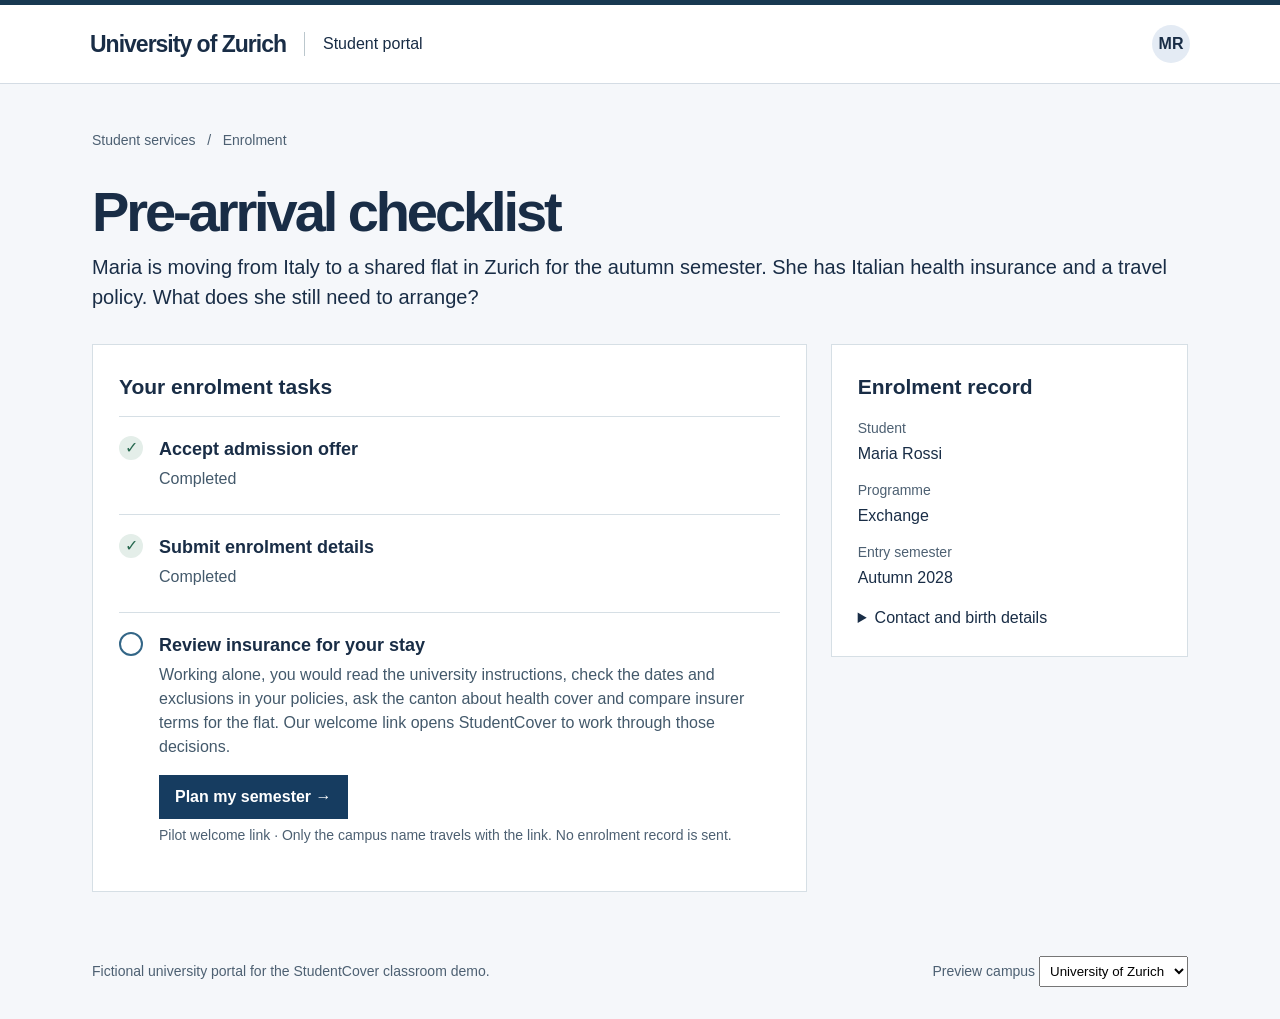
<file: index.html>
<!doctype html>
<html lang="en"><head><meta charset="utf-8"><meta name="viewport" content="width=device-width, initial-scale=1"><title>Pre-arrival checklist · University portal demo</title><link rel="stylesheet" href="portal.css"><script defer src="portal.js"></script></head>
<body>
<header><div><img id="eth-logo" src="eth-logo.png" alt="ETH Zürich"><strong id="institution" hidden>ETH Zurich</strong><span>Student portal</span></div><span class="avatar" aria-label="Maria Rossi">MR</span></header>
<main><p class="crumb">Student services &nbsp; / &nbsp; Enrolment</p>
<h1>Pre-arrival checklist</h1><p class="intro">Maria is moving from Italy to a shared flat in Zurich for the autumn semester. She has Italian health insurance and a travel policy. What does she still need to arrange?</p>
<div class="layout"><section class="tasks"><h2>Your enrolment tasks</h2>
<div class="row"><span class="check" aria-hidden="true">✓</span><div><h3>Accept admission offer</h3><p>Completed</p></div></div>
<div class="row"><span class="check" aria-hidden="true">✓</span><div><h3>Submit enrolment details</h3><p>Completed</p></div></div>
<div class="row active"><span class="circle" aria-hidden="true"></span><div><h3>Review insurance for your stay</h3><p>Working alone, you would read the university instructions, check the dates and exclusions in your policies, ask the canton about health cover and compare insurer terms for the flat. Our welcome link opens StudentCover to work through those decisions.</p><a id="launch" href="studentcover.html?from=eth" rel="noopener">Plan my semester →</a><small>Pilot welcome link · Only the campus name travels with the link. No enrolment record is sent.</small></div></div>
</section>
<aside><h2>Enrolment record</h2><dl><dt>Student</dt><dd>Maria Rossi</dd><dt>Programme</dt><dd id="programme">Master</dd><dt>Entry semester</dt><dd>Autumn 2028</dd></dl><details><summary>Contact and birth details</summary><p>maria.rossi@example.org<br>16 May 2004</p></details></aside></div>
</main><footer>Fictional university portal for the StudentCover classroom demo. <label>Preview campus <select id="campus"><option value="eth">ETH Zurich</option><option value="uzh">University of Zurich</option></select></label></footer>
</body></html>
</file>
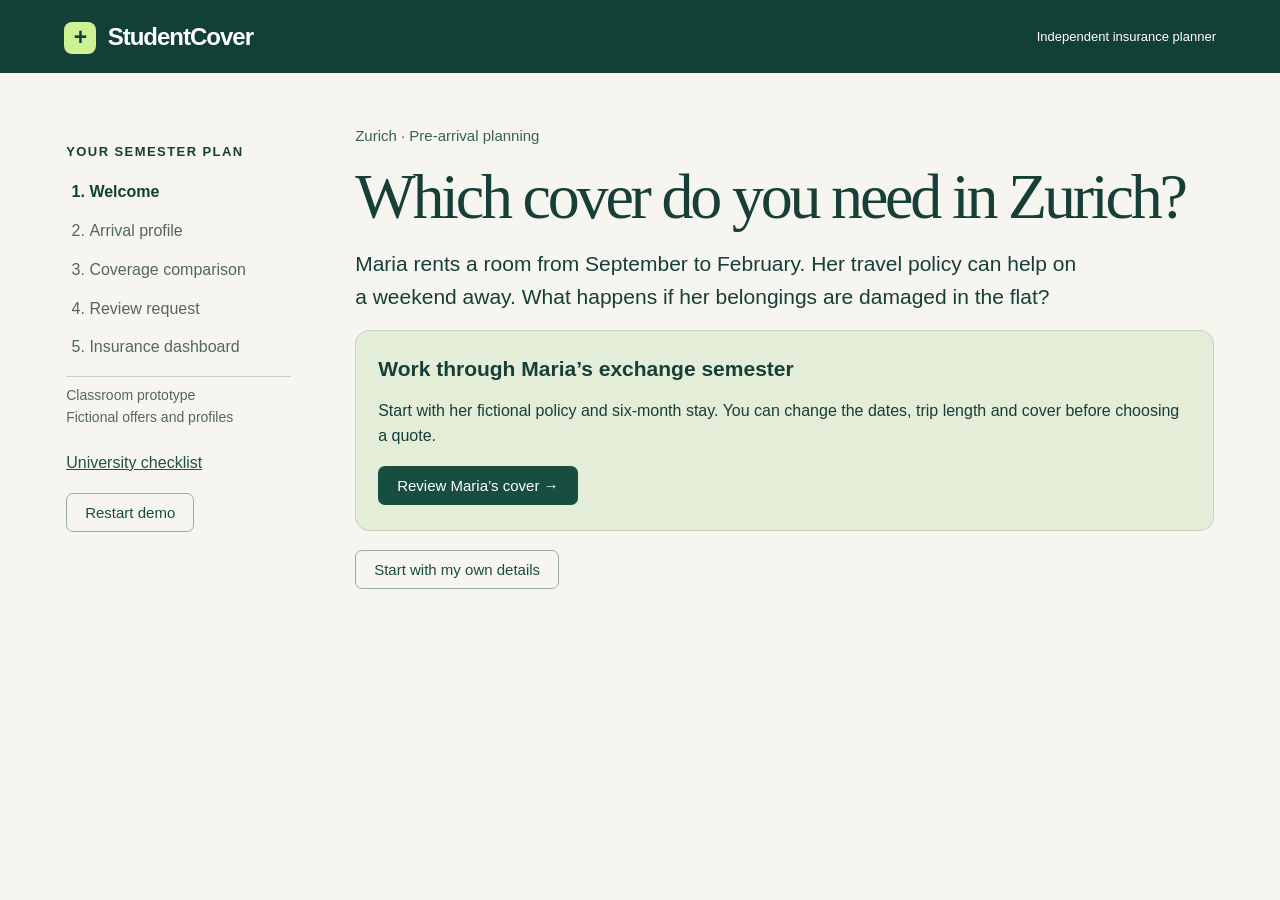
<file: studentcover.html>
<!doctype html>
<html lang="en">
  <head>
    <meta charset="utf-8" />
    <meta name="viewport" content="width=device-width,initial-scale=1" />
    <title>StudentCover · Arrival planner</title>
    <link rel="stylesheet" href="style.css" />
    <script defer src="app.js"></script>
  </head>
  <body>
    <header>
      <b><i aria-hidden="true">+</i> StudentCover</b
      ><span>Independent insurance planner</span>
    </header>
    <div class="layout">
      <aside>
        <small>YOUR SEMESTER PLAN</small>
        <ol id="steps"></ol>
        <hr />
        <p>Classroom prototype<br />Fictional offers and profiles</p>
        <a id="campus-return" rel="noopener" href="index.html">University checklist</a><br>
        <button id="reset" class="line">Restart demo</button>
      </aside>
      <main id="app"></main>
    </div>
  </body>
</html>
</file>
<file: portal.css>
*{box-sizing:border-box}body{margin:0;color:#192d46;background:#f5f7fa;font:16px/1.5 Arial,sans-serif}header{border-top:5px solid #183951;border-bottom:1px solid #d4dce4;background:white;padding:20px max(5vw,calc((100vw - 1100px)/2));display:flex;align-items:center;justify-content:space-between}header div{display:flex;align-items:center;gap:18px}header strong{font-size:23px;letter-spacing:-1px}header div span{border-left:1px solid #bbc7cd;padding-left:18px}.avatar,.check,.circle{display:inline-grid;place-items:center;border-radius:50%;flex:none}.avatar{width:38px;height:38px;background:#e4ebf4;font-weight:bold}main,footer{max-width:1160px;margin:auto;padding:32px}.crumb,small,dt,footer{font-size:14px;color:#4d6072}h1{letter-spacing:-.055em;font-size:clamp(36px,5vw,56px);line-height:1.05;margin:32px 0 10px}.intro{font-size:20px;margin:0 0 32px}.layout{display:grid;grid-template-columns:2fr 1fr;gap:24px}.tasks,aside{background:white;border:1px solid #d6dfe5;padding:26px}aside{align-self:start}h2{font-size:21px;margin:0 0 14px}h3{font-size:18px;margin:0}.row{display:flex;gap:16px;padding:19px 0;border-top:1px solid #d6dfe5}.row p{margin:4px 0;color:#43596b}.check,.circle{width:24px;height:24px;background:#e4eee9;color:#26684f}.circle{border:2px solid #336687;background:white}.active a{display:inline-block;background:#163c60;color:white;text-decoration:none;padding:10px 16px;margin:12px 0 6px;font-weight:bold}.active small{display:block}dd{margin:3px 0 14px}footer{display:flex;gap:12px;align-items:center;justify-content:space-between;flex-wrap:wrap}select{padding:6px}summary{cursor:pointer}@media(max-width:700px){main,footer{padding:20px}.layout{grid-template-columns:1fr}header div{gap:8px}header div span{padding-left:8px}.tasks,aside{padding:18px}}

#eth-logo{width:clamp(90px,16vw,155px);height:auto;flex:none}
</file>
<file: style.css>
* {
  box-sizing: border-box;
}
body {
  margin: 0;
  background: #f6f5ef;
  color: #173e37;
  font:
    16px/1.55 "DM Sans",
    Arial,
    sans-serif;
}
header {
  background: #123f36;
  color: white;
  display: flex;
  align-items: center;
  justify-content: space-between;
  padding: 18px 5vw;
}
header b {
  font-size: 24px;
  letter-spacing: -1px;
}
header i {
  font: bold 23px Arial;
  background: #cdf293;
  color: #143e36;
  display: inline-grid;
  place-items: center;
  border-radius: 8px;
  width: 32px;
  height: 32px;
  margin-right: 6px;
}
header span,
small {
  font-size: 13px;
}
.layout {
  max-width: 1250px;
  margin: auto;
  display: grid;
  grid-template-columns: 225px 1fr;
  gap: 5vw;
  padding: 5vw 4vw;
}
aside {
  padding-top: 15px;
}
small {
  letter-spacing: 0.11em;
  font-weight: 700;
}
ol {
  padding-left: 1.45em;
}
li {
  margin: 14px 0;
  color: #536760;
}
li[aria-current] {
  color: #123f36;
  font-weight: 750;
}
hr {
  border: 0;
  border-top: 1px solid #c6cdc2;
}
aside p,
.muted {
  font-size: 14px;
  color: #536760;
}
h1,
h2,
h3,
p {
  margin: 0 0 14px;
}
h1 {
  font:
    normal clamp(36px, 5vw, 64px)/1.06 Georgia,
    serif;
  letter-spacing: -0.05em;
  margin: 8px 0 18px;
}
h2 {
  font-size: 21px;
}
main {
  min-width: 0;
}
.card,
fieldset {
  background: #fff;
  border: 1px solid #c8d1c4;
  border-radius: 14px;
  padding: 22px;
  margin: 16px 0;
}
.note {
  background: #e3edd8;
}
.grid {
  display: grid;
  grid-template-columns: repeat(auto-fit, minmax(min(235px, 100%), 1fr));
  gap: 16px;
}
.grid .card {
  margin: 8px 0;
}
label {
  display: block;
  margin-bottom: 10px;
  font-weight: 600;
}
select,
input[type="date"] {
  width: 100%;
  padding: 10px;
  border-radius: 6px;
  border: 1px solid #a7b5ac;
  background: white;
  font: inherit;
  color: inherit;
}
input[type="checkbox"] {
  width: 18px;
  height: 18px;
  vertical-align: middle;
  accent-color: #195843;
}
.checks {
  display: flex;
  gap: 8px 18px;
  flex-wrap: wrap;
}
button {
  background: #174e40;
  color: white;
  border: 1px solid transparent;
  border-radius: 7px;
  padding: 10px 18px;
  font: 600 15px/1.4 inherit;
  font-family: inherit;
  font-size: 15px;
  cursor: pointer;
  margin: 3px 6px 3px 0;
}
button:hover {
  filter: brightness(0.91);
}
button:disabled {
  opacity: 0.45;
  cursor: default;
}
.line {
  background: transparent;
  color: #174e40;
  border-color: #9baea3;
}
a {
  color: #20543b;
}
dt {
  font-weight: bold;
}
dd {
  margin: 0 0 10px;
}
.amount {
  font:
    36px Georgia,
    serif;
}
details {
  margin-bottom: 14px;
}
summary {
  cursor: pointer;
}
button:focus-visible,
a:focus-visible,
input:focus-visible,
select:focus-visible,
summary:focus-visible {
  outline: 3px solid #bd7520;
  outline-offset: 2px;
}
@media (max-width: 720px) {
  header span {
    display: none;
  }
  .layout {
    display: block;
    padding: 18px;
  }
  aside {
    padding: 0 0 12px;
  }
  aside small,
  aside hr {
    display: none;
  }
  aside ol {
    padding: 0;
    display: flex;
    flex-wrap: wrap;
    gap: 8px;
    margin: 0;
    list-style: none;
  }
  aside li {
    font-size: 13px;
    margin: 0;
  }
  aside p {
    display: inline-block;
    margin: 8px 15px 0 0;
  }
  h1 {
    margin-top: 15px;
  }
}

.photo-picker input { display:block; padding:8px 0; max-width:100%; }
.policy-photo { display:block; width:100%; height:auto; max-height:650px; object-fit:contain; background:#f4f3ec; }
.policy-sheet { padding:20px; border:1px solid #c6cdc2; border-top:4px solid #174e40; background:#faf9f4; }
.policy-sheet h3 { font:28px Georgia,serif; margin:12px 0; }
#photo-message:empty { margin:0; }

.portal-row { display:flex; justify-content:space-between; gap:12px; border-bottom:1px solid #c8d1c4; padding:12px 0; }

.record{display:grid;grid-template-columns:repeat(auto-fit,minmax(175px,1fr));gap:8px 18px}.record dt{font-size:13px;color:#536760}.record dd{overflow-wrap:anywhere}
input[type=text],input[type=email]{font:inherit;color:inherit;padding:10px;width:100%;border:1px solid #a7b5ac;border-radius:6px}
.compare-scroll{max-width:100%;overflow-x:auto;border-radius:12px;border:1px solid #c6cdc2;background:white}
.matrix{border-collapse:collapse;width:100%;min-width:600px;text-align:left}.matrix caption{text-align:left;padding:12px 16px;font-size:14px}.matrix th,.matrix td{padding:11px 12px;vertical-align:top;border-top:1px solid #d8dfd4}.matrix thead{background:#174e40;color:white}.matrix tbody th{font-size:14px;background:#ecf0e6}.matrix .amount{font-size:24px;white-space:nowrap}
.context{font-size:15px;color:#38654b;margin:0 0 15px}.lead{font-size:21px;max-width:62ch}.layout aside a{display:inline-block;margin:8px 0 15px}
input[type="number"]{font:inherit;color:inherit;width:100%;padding:10px;background:white;border:1px solid #a7b5ac;border-radius:6px}
.stay-dates{display:flex;justify-content:space-between;position:relative;gap:16px;padding-bottom:12px;border-bottom:4px solid #86a97e;margin-bottom:12px}.stay-dates strong,.stay-dates small,.assistants li span{display:block}.stay-dates div:last-child{text-align:right}
.assistants{background:#eef3eb}.assistants ol{list-style:none;border-left:2px solid #93ae8b;padding-left:16px}.assistants li{margin:12px 0;padding-bottom:8px;border-bottom:1px solid #c5d3c1}.assistants li p{margin:4px 0}
.evidence{margin:16px 0;padding:16px;background:#edf3e7;border-left:3px solid #66865c}

#trip-finding { background:#e6efe1; padding:12px 16px; margin:16px 0; border-left:4px solid #548455; }
fieldset legend { font-weight:700; padding:0 6px; }
.card dt { margin-top:12px; }
.layout { padding-top:clamp(20px,4vw,52px); }
@media(min-width:721px){.layout aside{position:sticky;top:20px;align-self:start}}
</file>
